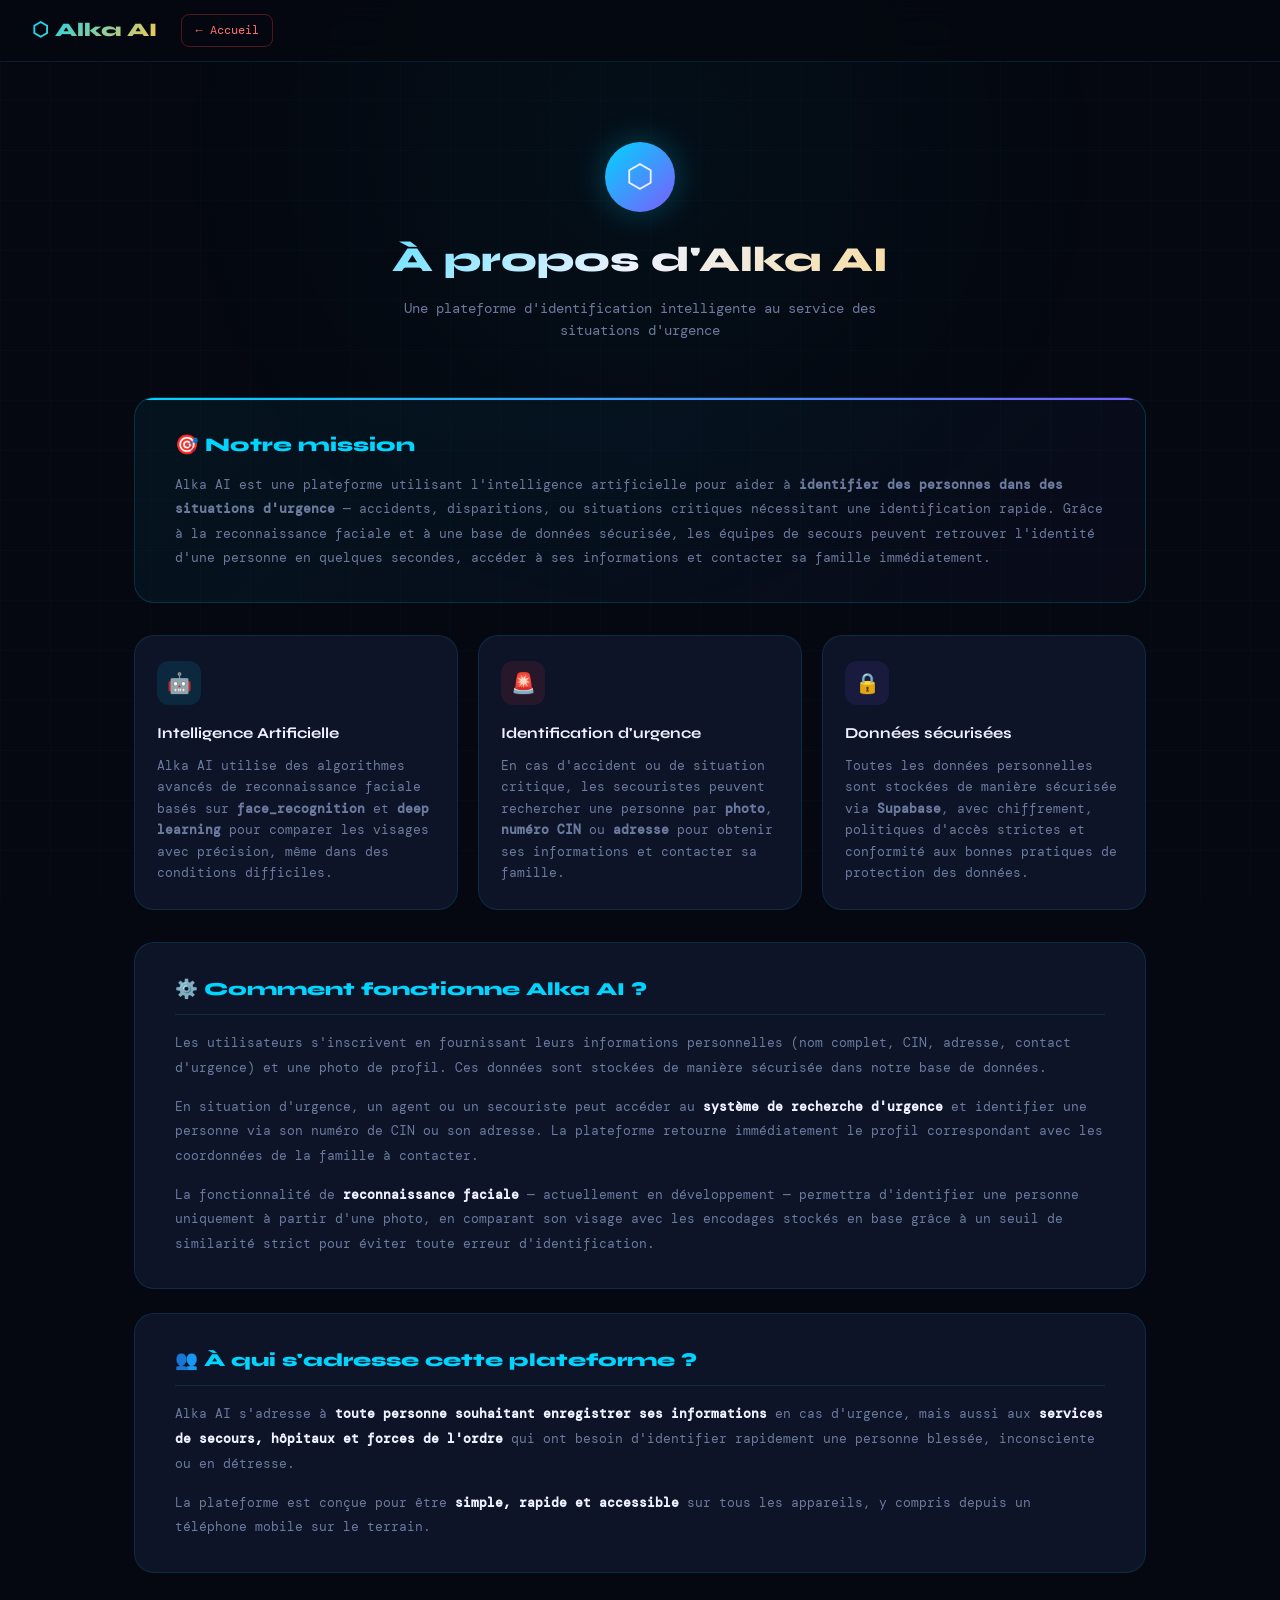
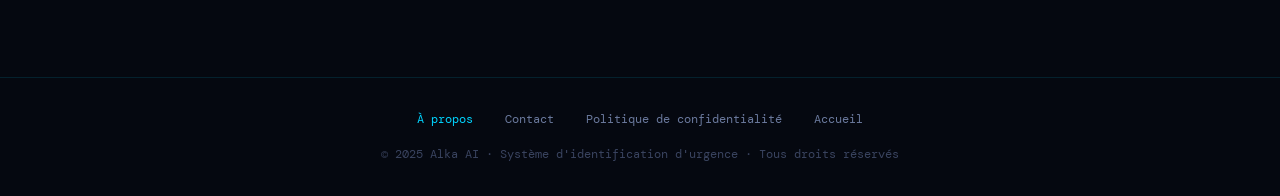
<file: about.html>
<!DOCTYPE html>
<html lang="fr">
<head>
  <meta charset="UTF-8" />
  <meta name="viewport" content="width=device-width, initial-scale=1.0" />
  <link rel="icon" href="favicon.ico" type="image/x-icon">
  <title>À propos — Alka AI</title>
  <link rel="icon" type="image/png" href="assets/images/favicon.png" />
  <link rel="stylesheet" href="style.css" />
  <style>
    /* ── Page content ─────────────────────────────────── */
    .page-header {
      text-align: center;
      padding: 3rem 1.5rem 2rem;
    }
    .page-header .ph-icon {
      display: inline-flex; align-items: center; justify-content: center;
      width: 70px; height: 70px; border-radius: 50%;
      background: linear-gradient(135deg, var(--cyan), var(--purple));
      font-size: 2rem; margin-bottom: 1.25rem;
      box-shadow: 0 0 32px rgba(0,212,255,.28);
    }
    .page-header h1 {
      font-family: 'Syne', sans-serif; font-size: 2.2rem; font-weight: 800;
      background: linear-gradient(135deg, var(--cyan), var(--txt) 50%, var(--gold));
      -webkit-background-clip: text; -webkit-text-fill-color: transparent; background-clip: text;
      margin-bottom: .6rem;
    }
    .page-header p { color: var(--muted); font-size: .85rem; max-width: 520px; margin: 0 auto; }

    /* ── Section cards ────────────────────────────────── */
    .about-grid {
      display: grid; grid-template-columns: repeat(3, 1fr);
      gap: 1.25rem; margin: 2rem 0;
    }
    .about-card {
      background: var(--bg3); border: 1px solid var(--border);
      border-radius: var(--rL); padding: 1.6rem 1.4rem;
      transition: all var(--ease);
    }
    .about-card:hover { border-color: var(--borderH); transform: translateY(-3px); }
    .about-card .ac-icon {
      width: 44px; height: 44px; border-radius: 12px;
      display: flex; align-items: center; justify-content: center;
      font-size: 1.25rem; margin-bottom: 1rem;
    }
    .about-card h3 {
      font-family: 'Syne', sans-serif; font-size: .95rem;
      font-weight: 700; margin-bottom: .55rem; color: var(--txt);
    }
    .about-card p { font-size: .79rem; color: var(--muted); line-height: 1.7; }

    /* ── Prose block ──────────────────────────────────── */
    .prose {
      background: var(--bg3); border: 1px solid var(--border);
      border-radius: var(--rL); padding: 2rem 2.5rem; margin: 1.5rem 0;
    }
    .prose h2 {
      font-family: 'Syne', sans-serif; font-size: 1.15rem; font-weight: 800;
      color: var(--cyan); margin-bottom: 1rem; padding-bottom: .6rem;
      border-bottom: 1px solid var(--border);
    }
    .prose p { font-size: .83rem; color: var(--muted); line-height: 1.85; margin-bottom: .9rem; }
    .prose p:last-child { margin-bottom: 0; }
    .prose strong { color: var(--txt); }

    /* ── Mission banner ───────────────────────────────── */
    .mission-banner {
      background: linear-gradient(135deg, rgba(0,212,255,.06), rgba(124,92,252,.04));
      border: 1px solid rgba(0,212,255,.18); border-radius: var(--rL);
      padding: 2rem 2.5rem; margin: 1.5rem 0; position: relative; overflow: hidden;
    }
    .mission-banner::before {
      content: ''; position: absolute; top: 0; left: 0; right: 0; height: 2px;
      background: linear-gradient(90deg, var(--cyan), var(--purple), var(--cyan));
      background-size: 200%; animation: slideBorder 3s linear infinite;
    }
    @keyframes slideBorder { from { background-position: 0 } to { background-position: 200% } }
    .mission-banner h2 {
      font-family: 'Syne', sans-serif; font-size: 1.2rem; font-weight: 800;
      color: var(--cyan); margin-bottom: .75rem;
    }
    .mission-banner p { font-size: .84rem; color: var(--muted); line-height: 1.8; }

    /* ── Footer ───────────────────────────────────────── */
    .site-footer {
      border-top: 1px solid var(--border);
      padding: 2rem 1.5rem; margin-top: 3rem;
      text-align: center; position: relative; z-index: 1;
    }
    .footer-links {
      display: flex; align-items: center; justify-content: center;
      gap: 2rem; flex-wrap: wrap; margin-bottom: 1rem;
    }
    .footer-links a {
      color: var(--muted); text-decoration: none; font-size: .78rem;
      transition: color var(--ease);
    }
    .footer-links a:hover { color: var(--cyan); }
    .footer-links a.active { color: var(--cyan); }
    .footer-copy { font-size: .72rem; color: var(--dim); }

    @media (max-width: 800px) {
      .about-grid { grid-template-columns: 1fr; }
      .prose, .mission-banner { padding: 1.5rem; }
    }
  </style>
</head>
<body>

<!-- ── Navbar minimale ──────────────────────────────── -->
<nav class="navbar">
  <a href="index.html" class="nav-brand">⬡ Alka AI</a>
  <div class="nav-user">
    <a href="index.html" class="btn-out" style="text-decoration:none">← Accueil</a>
  </div>
</nav>

<div class="wrap">

  <!-- En-tête -->
  <div class="page-header">
    <div class="ph-icon">⬡</div>
    <h1>À propos d'Alka AI</h1>
    <p>Une plateforme d'identification intelligente au service des situations d'urgence</p>
  </div>

  <!-- Mission -->
  <div class="mission-banner">
    <h2>🎯 Notre mission</h2>
    <p>
      Alka AI est une plateforme utilisant l'intelligence artificielle pour aider à
      <strong>identifier des personnes dans des situations d'urgence</strong> — accidents,
      disparitions, ou situations critiques nécessitant une identification rapide.
      Grâce à la reconnaissance faciale et à une base de données sécurisée,
      les équipes de secours peuvent retrouver l'identité d'une personne en quelques secondes,
      accéder à ses informations et contacter sa famille immédiatement.
    </p>
  </div>

  <!-- 3 cartes fonctionnalités -->
  <div class="about-grid">

    <div class="about-card">
      <div class="ac-icon" style="background:rgba(0,212,255,.1)">🤖</div>
      <h3>Intelligence Artificielle</h3>
      <p>
        Alka AI utilise des algorithmes avancés de reconnaissance faciale basés sur
        <strong>face_recognition</strong> et <strong>deep learning</strong> pour comparer
        les visages avec précision, même dans des conditions difficiles.
      </p>
    </div>

    <div class="about-card">
      <div class="ac-icon" style="background:rgba(255,60,60,.1)">🚨</div>
      <h3>Identification d'urgence</h3>
      <p>
        En cas d'accident ou de situation critique, les secouristes peuvent
        rechercher une personne par <strong>photo</strong>, <strong>numéro CIN</strong>
        ou <strong>adresse</strong> pour obtenir ses informations et contacter sa famille.
      </p>
    </div>

    <div class="about-card">
      <div class="ac-icon" style="background:rgba(124,92,252,.1)">🔒</div>
      <h3>Données sécurisées</h3>
      <p>
        Toutes les données personnelles sont stockées de manière sécurisée via
        <strong>Supabase</strong>, avec chiffrement, politiques d'accès strictes
        et conformité aux bonnes pratiques de protection des données.
      </p>
    </div>

  </div>

  <!-- Comment ça marche -->
  <div class="prose">
    <h2>⚙️ Comment fonctionne Alka AI ?</h2>
    <p>
      Les utilisateurs s'inscrivent en fournissant leurs informations personnelles
      (nom complet, CIN, adresse, contact d'urgence) et une photo de profil.
      Ces données sont stockées de manière sécurisée dans notre base de données.
    </p>
    <p>
      En situation d'urgence, un agent ou un secouriste peut accéder au
      <strong>système de recherche d'urgence</strong> et identifier une personne
      via son numéro de CIN ou son adresse. La plateforme retourne immédiatement
      le profil correspondant avec les coordonnées de la famille à contacter.
    </p>
    <p>
      La fonctionnalité de <strong>reconnaissance faciale</strong> — actuellement
      en développement — permettra d'identifier une personne uniquement à partir d'une photo,
      en comparant son visage avec les encodages stockés en base grâce à un seuil
      de similarité strict pour éviter toute erreur d'identification.
    </p>
  </div>

  <!-- À qui s'adresse -->
  <div class="prose">
    <h2>👥 À qui s'adresse cette plateforme ?</h2>
    <p>
      Alka AI s'adresse à <strong>toute personne souhaitant enregistrer ses informations</strong>
      en cas d'urgence, mais aussi aux <strong>services de secours, hôpitaux et forces de l'ordre</strong>
      qui ont besoin d'identifier rapidement une personne blessée, inconsciente ou en détresse.
    </p>
    <p>
      La plateforme est conçue pour être <strong>simple, rapide et accessible</strong>
      sur tous les appareils, y compris depuis un téléphone mobile sur le terrain.
    </p>
  </div>

</div><!-- /wrap -->

<!-- ── Footer ──────────────────────────────────────── -->
<footer class="site-footer">
  <div class="footer-links">
    <a href="about.html" class="active">À propos</a>
    <a href="contact.html">Contact</a>
    <a href="privacy.html">Politique de confidentialité</a>
    <a href="index.html">Accueil</a>
  </div>
  <div class="footer-copy">
    © 2025 Alka AI · Système d'identification d'urgence · Tous droits réservés
  </div>
</footer>

</body>
</html>
</file>
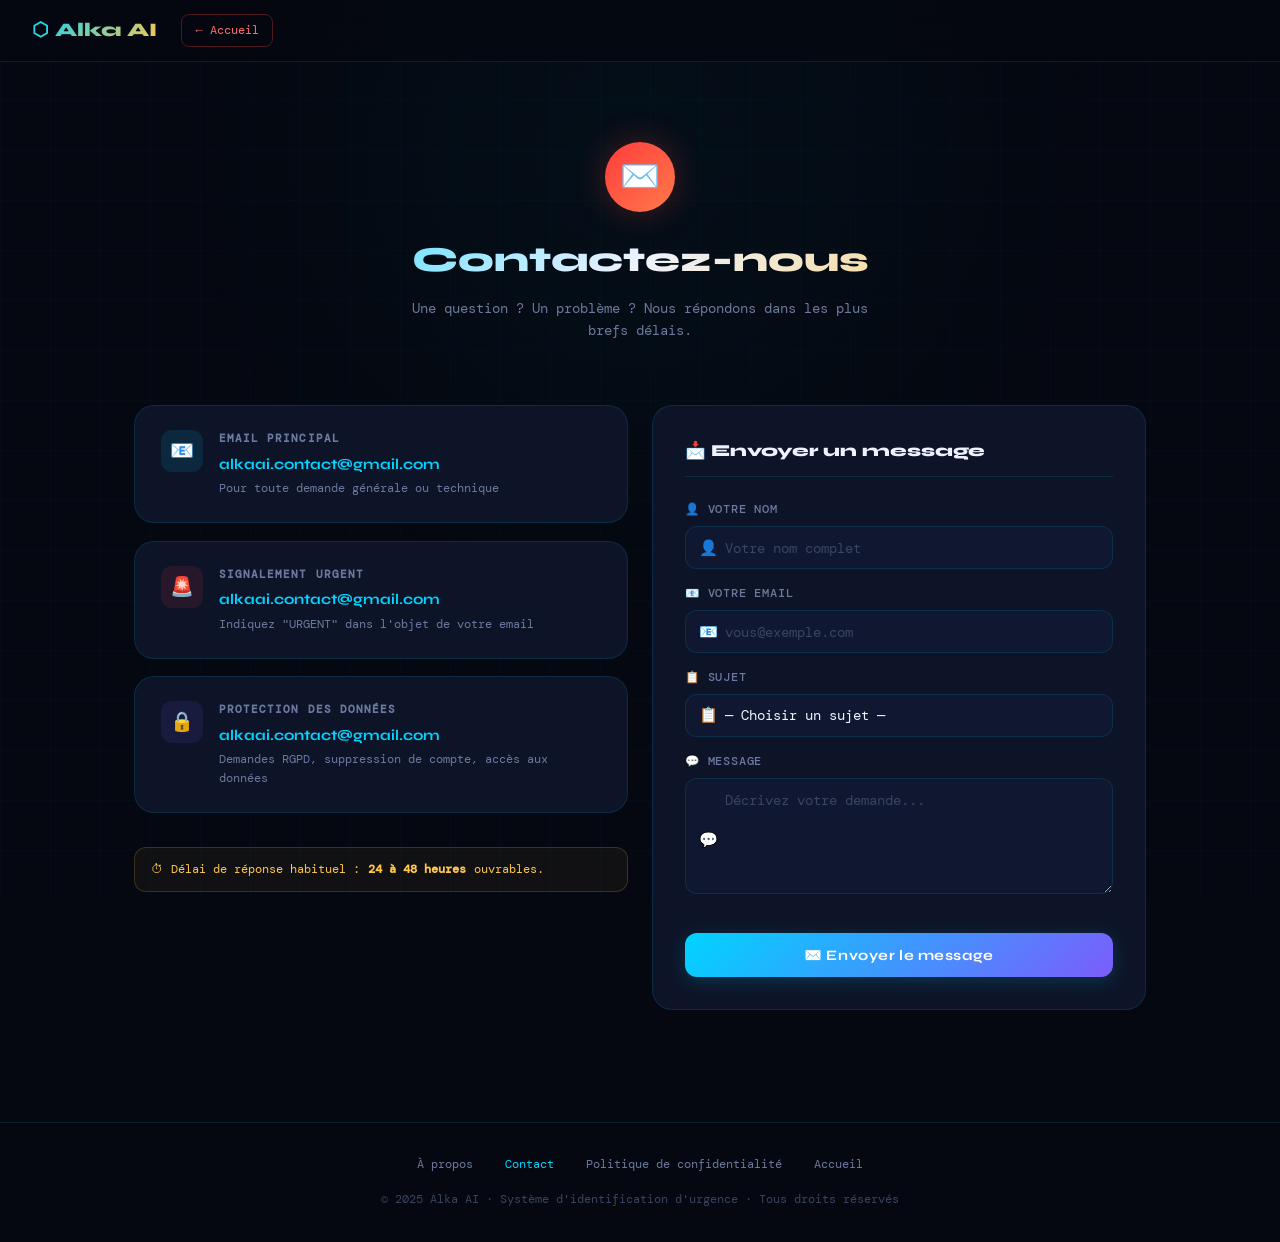
<file: contact.html>
<!DOCTYPE html>
<html lang="fr">
<head>
  <meta charset="UTF-8" />
  <meta name="viewport" content="width=device-width, initial-scale=1.0" />
  <link rel="icon" href="favicon.ico" type="image/x-icon">
  <title>Contact — Alka AI</title>
  <link rel="icon" type="image/png" href="assets/images/favicon.png" />
  <link rel="stylesheet" href="style.css" />
  <style>
    /* ── Page header ──────────────────────────────────── */
    .page-header {
      text-align: center; padding: 3rem 1.5rem 2rem;
    }
    .page-header .ph-icon {
      display: inline-flex; align-items: center; justify-content: center;
      width: 70px; height: 70px; border-radius: 50%;
      background: linear-gradient(135deg, #ff3c3c, #ff7a4a);
      font-size: 2rem; margin-bottom: 1.25rem;
      box-shadow: 0 0 32px rgba(255,60,60,.28);
    }
    .page-header h1 {
      font-family: 'Syne', sans-serif; font-size: 2.2rem; font-weight: 800;
      background: linear-gradient(135deg, var(--cyan), var(--txt) 50%, var(--gold));
      -webkit-background-clip: text; -webkit-text-fill-color: transparent; background-clip: text;
      margin-bottom: .6rem;
    }
    .page-header p { color: var(--muted); font-size: .85rem; max-width: 480px; margin: 0 auto; }

    /* ── Contact layout ───────────────────────────────── */
    .contact-layout {
      display: grid; grid-template-columns: 1fr 1fr;
      gap: 1.5rem; margin: 2rem 0;
    }

    /* ── Info cards ───────────────────────────────────── */
    .contact-info { display: flex; flex-direction: column; gap: 1.1rem; }
    .ci-card {
      background: var(--bg3); border: 1px solid var(--border);
      border-radius: var(--rL); padding: 1.5rem 1.6rem;
      display: flex; align-items: flex-start; gap: 1rem;
      transition: all var(--ease);
    }
    .ci-card:hover { border-color: var(--borderH); transform: translateX(4px); }
    .ci-icon {
      width: 42px; height: 42px; border-radius: 11px; flex-shrink: 0;
      display: flex; align-items: center; justify-content: center; font-size: 1.2rem;
    }
    .ci-label {
      font-size: .68rem; color: var(--muted);
      text-transform: uppercase; letter-spacing: .1em;
      margin-bottom: .3rem; font-weight: 600;
    }
    .ci-value {
      font-family: 'Syne', sans-serif; font-size: .92rem;
      font-weight: 700; color: var(--txt);
    }
    .ci-value a {
      color: var(--cyan); text-decoration: none;
      transition: color var(--ease);
    }
    .ci-value a:hover { text-decoration: underline; }
    .ci-sub { font-size: .74rem; color: var(--muted); margin-top: .2rem; }

    /* ── Formulaire de contact ────────────────────────── */
    .contact-form {
      background: var(--bg3); border: 1px solid var(--border);
      border-radius: var(--rL); padding: 2rem;
    }
    .contact-form h2 {
      font-family: 'Syne', sans-serif; font-size: 1.05rem; font-weight: 800;
      color: var(--txt); margin-bottom: 1.5rem; padding-bottom: .7rem;
      border-bottom: 1px solid var(--border);
    }

    /* Spin */
    .spin {
      display: none; width: 14px; height: 14px; border-radius: 50%;
      border: 2px solid rgba(255,255,255,.25); border-top-color: #fff;
      animation: spin .7s linear infinite;
    }
    @keyframes spin { to { transform: rotate(360deg); } }

    /* Alerte succès */
    .alert-ok {
      display: none; align-items: center; gap: .6rem;
      padding: .7rem 1rem; border-radius: var(--r); font-size: .8rem; margin-top: 1rem;
      background: rgba(0,212,255,.07); border: 1px solid rgba(0,212,255,.22); color: var(--cyan);
    }
    .alert-ok.show { display: flex; }

    /* Bouton cyan */
    .btn-cyan {
      background: linear-gradient(135deg, var(--cyan), var(--purple));
      color: #fff; box-shadow: 0 4px 18px rgba(0,212,255,.18);
    }
    .btn-cyan:hover:not(:disabled) { transform: translateY(-2px); box-shadow: 0 8px 26px rgba(0,212,255,.3); }

    /* ── Note délai réponse ───────────────────────────── */
    .response-note {
      background: rgba(255,200,74,.05); border: 1px solid rgba(255,200,74,.18);
      border-radius: var(--r); padding: .75rem 1rem;
      font-size: .75rem; color: var(--gold); margin-top: 1rem;
      display: flex; align-items: center; gap: .5rem;
    }

    /* ── Footer ───────────────────────────────────────── */
    .site-footer {
      border-top: 1px solid var(--border); padding: 2rem 1.5rem; margin-top: 3rem;
      text-align: center; position: relative; z-index: 1;
    }
    .footer-links {
      display: flex; align-items: center; justify-content: center;
      gap: 2rem; flex-wrap: wrap; margin-bottom: 1rem;
    }
    .footer-links a {
      color: var(--muted); text-decoration: none; font-size: .78rem;
      transition: color var(--ease);
    }
    .footer-links a:hover { color: var(--cyan); }
    .footer-links a.active { color: var(--cyan); }
    .footer-copy { font-size: .72rem; color: var(--dim); }

    @media (max-width: 800px) {
      .contact-layout { grid-template-columns: 1fr; }
    }
  </style>
</head>
<body>

<!-- ── Navbar ───────────────────────────────────────── -->
<nav class="navbar">
  <a href="index.html" class="nav-brand">⬡ Alka AI</a>
  <div class="nav-user">
    <a href="index.html" class="btn-out" style="text-decoration:none">← Accueil</a>
  </div>
</nav>

<div class="wrap">

  <!-- En-tête -->
  <div class="page-header">
    <div class="ph-icon">✉️</div>
    <h1>Contactez-nous</h1>
    <p>Une question ? Un problème ? Nous répondons dans les plus brefs délais.</p>
  </div>

  <div class="contact-layout">

    <!-- ── Informations de contact ─────────────────── -->
    <div class="contact-info">

      <!-- Email principal -->
      <div class="ci-card">
        <div class="ci-icon" style="background:rgba(0,212,255,.1)">📧</div>
        <div>
          <div class="ci-label">Email principal</div>
          <div class="ci-value">
            <a href="mailto:alkaai.contact@gmail.com">alkaai.contact@gmail.com</a>
          </div>
          <div class="ci-sub">Pour toute demande générale ou technique</div>
        </div>
      </div>

      <!-- Signalement / Urgence -->
      <div class="ci-card">
        <div class="ci-icon" style="background:rgba(255,60,60,.1)">🚨</div>
        <div>
          <div class="ci-label">Signalement urgent</div>
          <div class="ci-value">
            <a href="mailto:alkaai.contact@gmail.com?subject=URGENT">alkaai.contact@gmail.com</a>
          </div>
          <div class="ci-sub">Indiquez "URGENT" dans l'objet de votre email</div>
        </div>
      </div>

      <!-- Protection des données -->
      <div class="ci-card">
        <div class="ci-icon" style="background:rgba(124,92,252,.1)">🔒</div>
        <div>
          <div class="ci-label">Protection des données</div>
          <div class="ci-value">
            <a href="mailto:alkaai.contact@gmail.com?subject=Données personnelles">alkaai.contact@gmail.com</a>
          </div>
          <div class="ci-sub">Demandes RGPD, suppression de compte, accès aux données</div>
        </div>
      </div>

      <!-- Délai de réponse -->
      <div class="response-note">
        <span>⏱</span>
        Délai de réponse habituel : <strong>24 à 48 heures</strong> ouvrables.
      </div>

    </div>

    <!-- ── Formulaire de contact ───────────────────── -->
    <div class="contact-form">
      <h2>📩 Envoyer un message</h2>

      <div class="fg">
        <label>👤 Votre nom</label>
        <div class="iw">
          <span class="icon">👤</span>
          <input type="text" id="c-nom" placeholder="Votre nom complet" />
        </div>
      </div>

      <div class="fg">
        <label>📧 Votre email</label>
        <div class="iw">
          <span class="icon">📧</span>
          <input type="email" id="c-email" placeholder="vous@exemple.com" />
        </div>
      </div>

      <div class="fg">
        <label>📋 Sujet</label>
        <div class="iw">
          <span class="icon">📋</span>
          <select id="c-sujet">
            <option value="">— Choisir un sujet —</option>
            <option value="Question générale">Question générale</option>
            <option value="Problème technique">Problème technique</option>
            <option value="Suppression de compte">Suppression de compte</option>
            <option value="Protection des données">Protection des données</option>
            <option value="Partenariat">Partenariat</option>
            <option value="Autre">Autre</option>
          </select>
        </div>
      </div>

      <div class="fg">
        <label>💬 Message</label>
        <div class="iw">
          <span class="icon">💬</span>
          <textarea id="c-message" placeholder="Décrivez votre demande..." rows="5"></textarea>
        </div>
      </div>

      <button class="btn btn-cyan mt2" id="btn-contact" onclick="handleContact()">
        <span class="spin" id="sp-contact"></span>
        <span id="lbl-contact">✉️ Envoyer le message</span>
      </button>

      <!-- Confirmation envoi -->
      <div class="alert-ok" id="contact-ok">
        <span>✓</span>
        <span>
          Message prêt ! Cliquez sur le lien qui s'est ouvert dans votre messagerie,
          ou écrivez directement à
          <a href="mailto:alkaai.contact@gmail.com" style="color:var(--cyan)">alkaai.contact@gmail.com</a>.
        </span>
      </div>

    </div>
  </div>

</div><!-- /wrap -->

<!-- ── Footer ──────────────────────────────────────── -->
<footer class="site-footer">
  <div class="footer-links">
    <a href="about.html">À propos</a>
    <a href="contact.html" class="active">Contact</a>
    <a href="privacy.html">Politique de confidentialité</a>
    <a href="index.html">Accueil</a>
  </div>
  <div class="footer-copy">
    © 2025 Alka AI · Système d'identification d'urgence · Tous droits réservés
  </div>
</footer>

<script>
  function handleContact() {
    var nom     = document.getElementById("c-nom").value.trim();
    var email   = document.getElementById("c-email").value.trim();
    var sujet   = document.getElementById("c-sujet").value;
    var message = document.getElementById("c-message").value.trim();

    if (!nom || !email || !message) {
      alert("Veuillez remplir au moins votre nom, email et message.");
      return;
    }

    // Ouvre le client mail avec les informations pré-remplies
    var to      = "alkaai.contact@gmail.com";
    var subject = encodeURIComponent((sujet || "Contact Alka AI") + " — " + nom);
    var body    = encodeURIComponent(
      "Nom : " + nom + "\n" +
      "Email : " + email + "\n\n" +
      message
    );

    window.location.href = "mailto:" + to + "?subject=" + subject + "&body=" + body;

    // Afficher confirmation
    document.getElementById("contact-ok").classList.add("show");
    document.getElementById("btn-contact").disabled = true;
    document.getElementById("lbl-contact").textContent = "✓ Message préparé";
  }
</script>
</body>
</html>
</file>
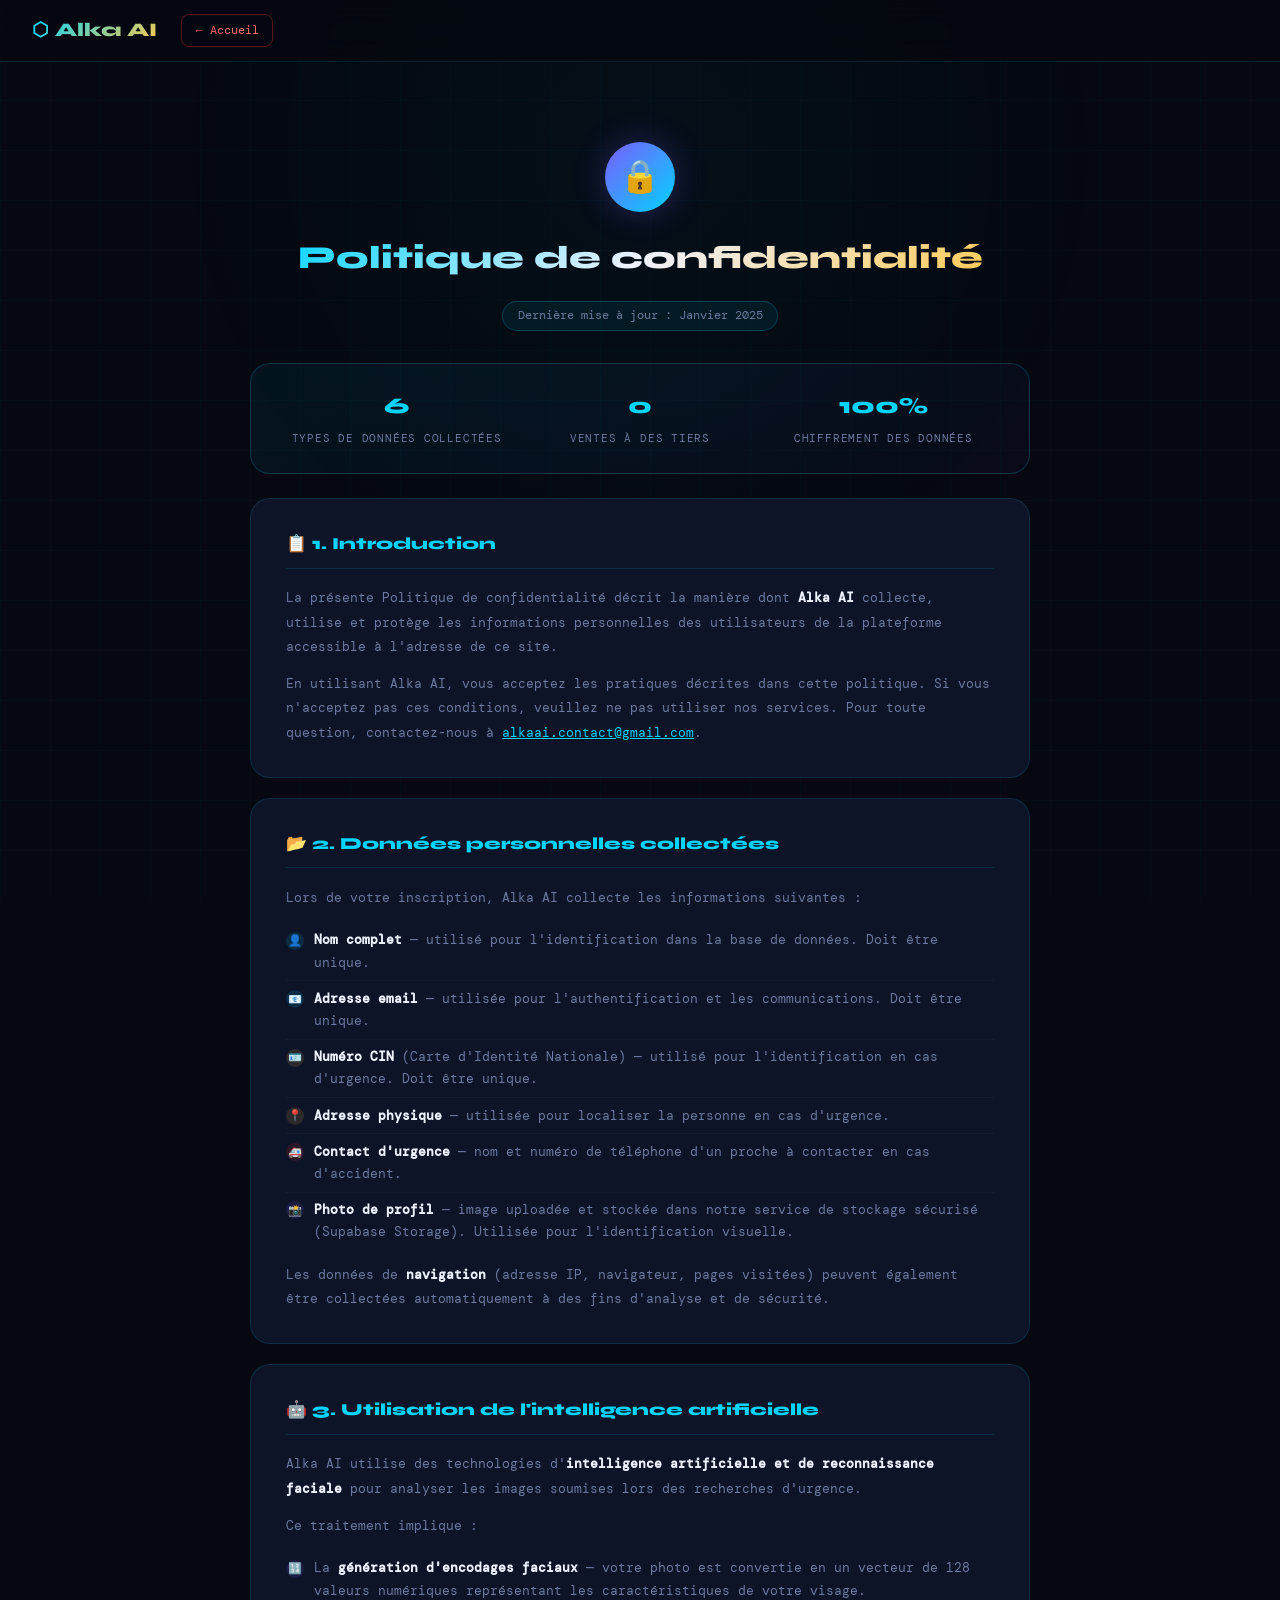
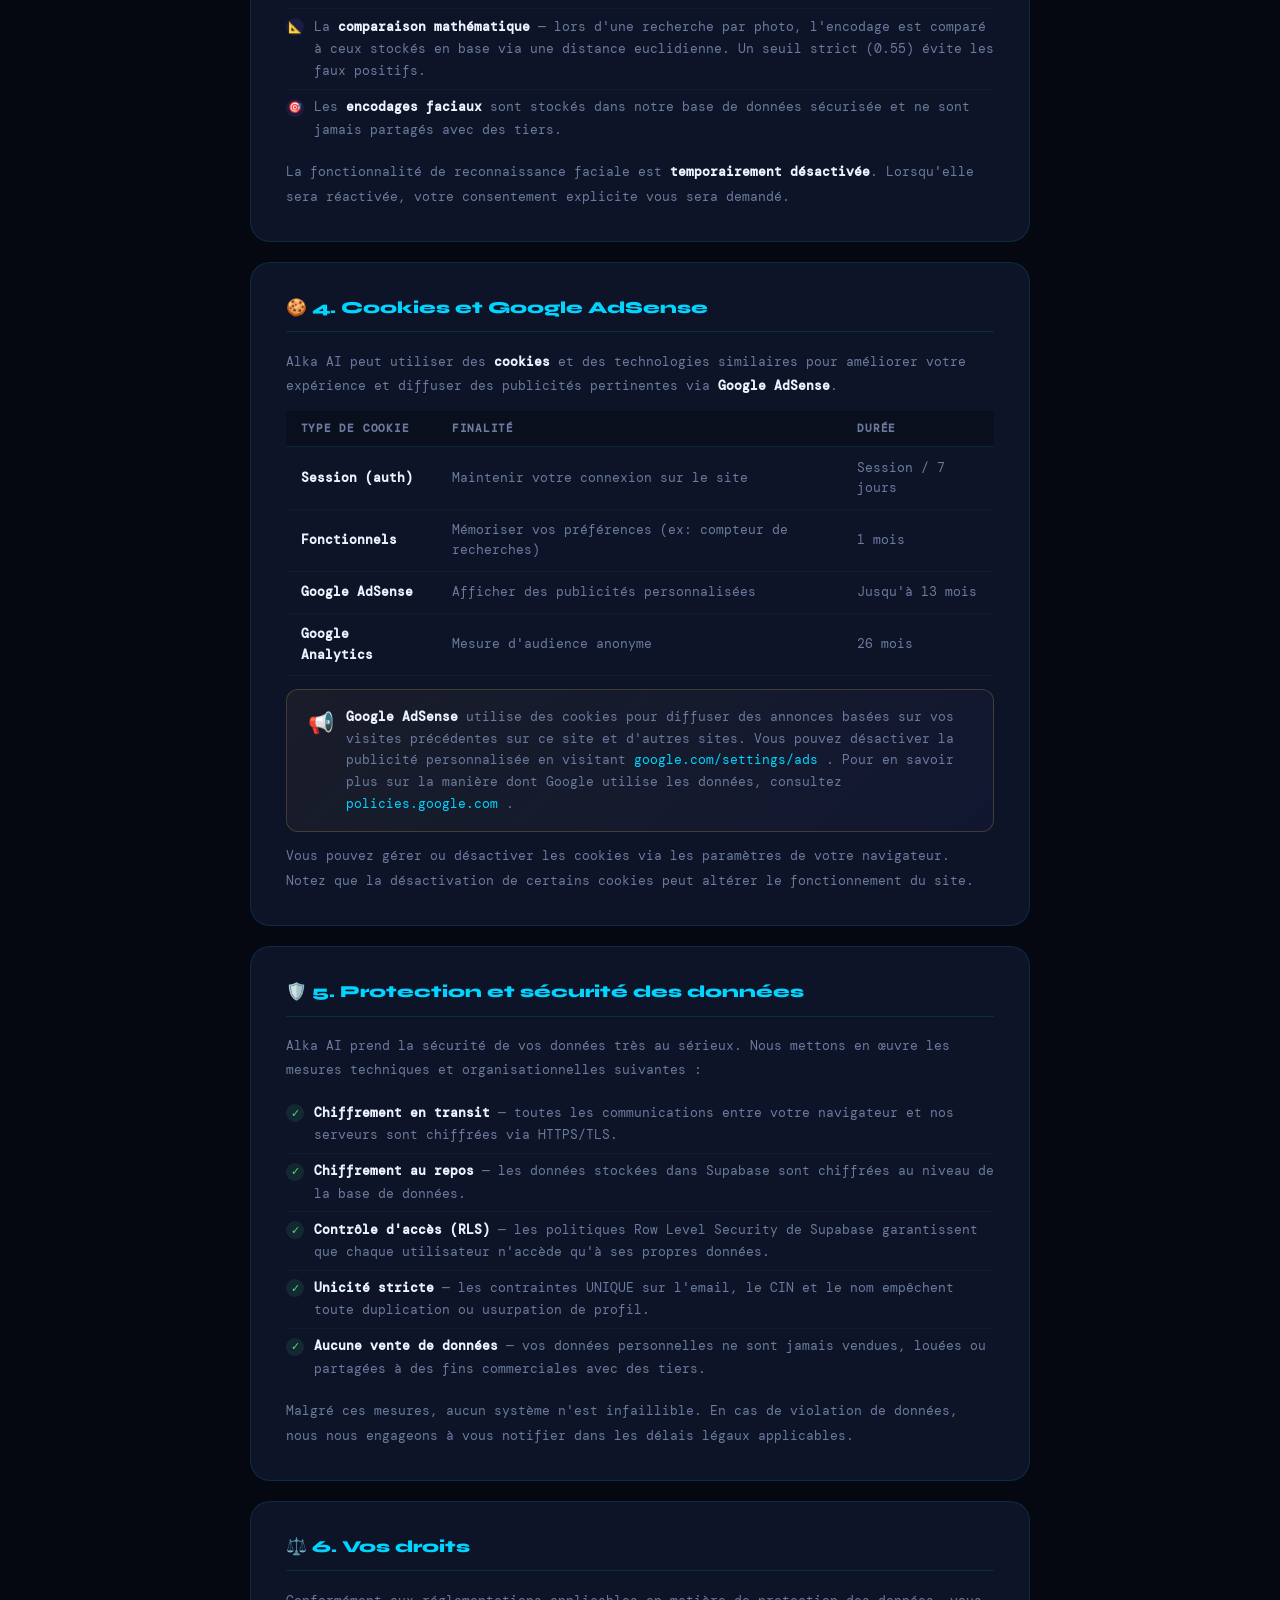
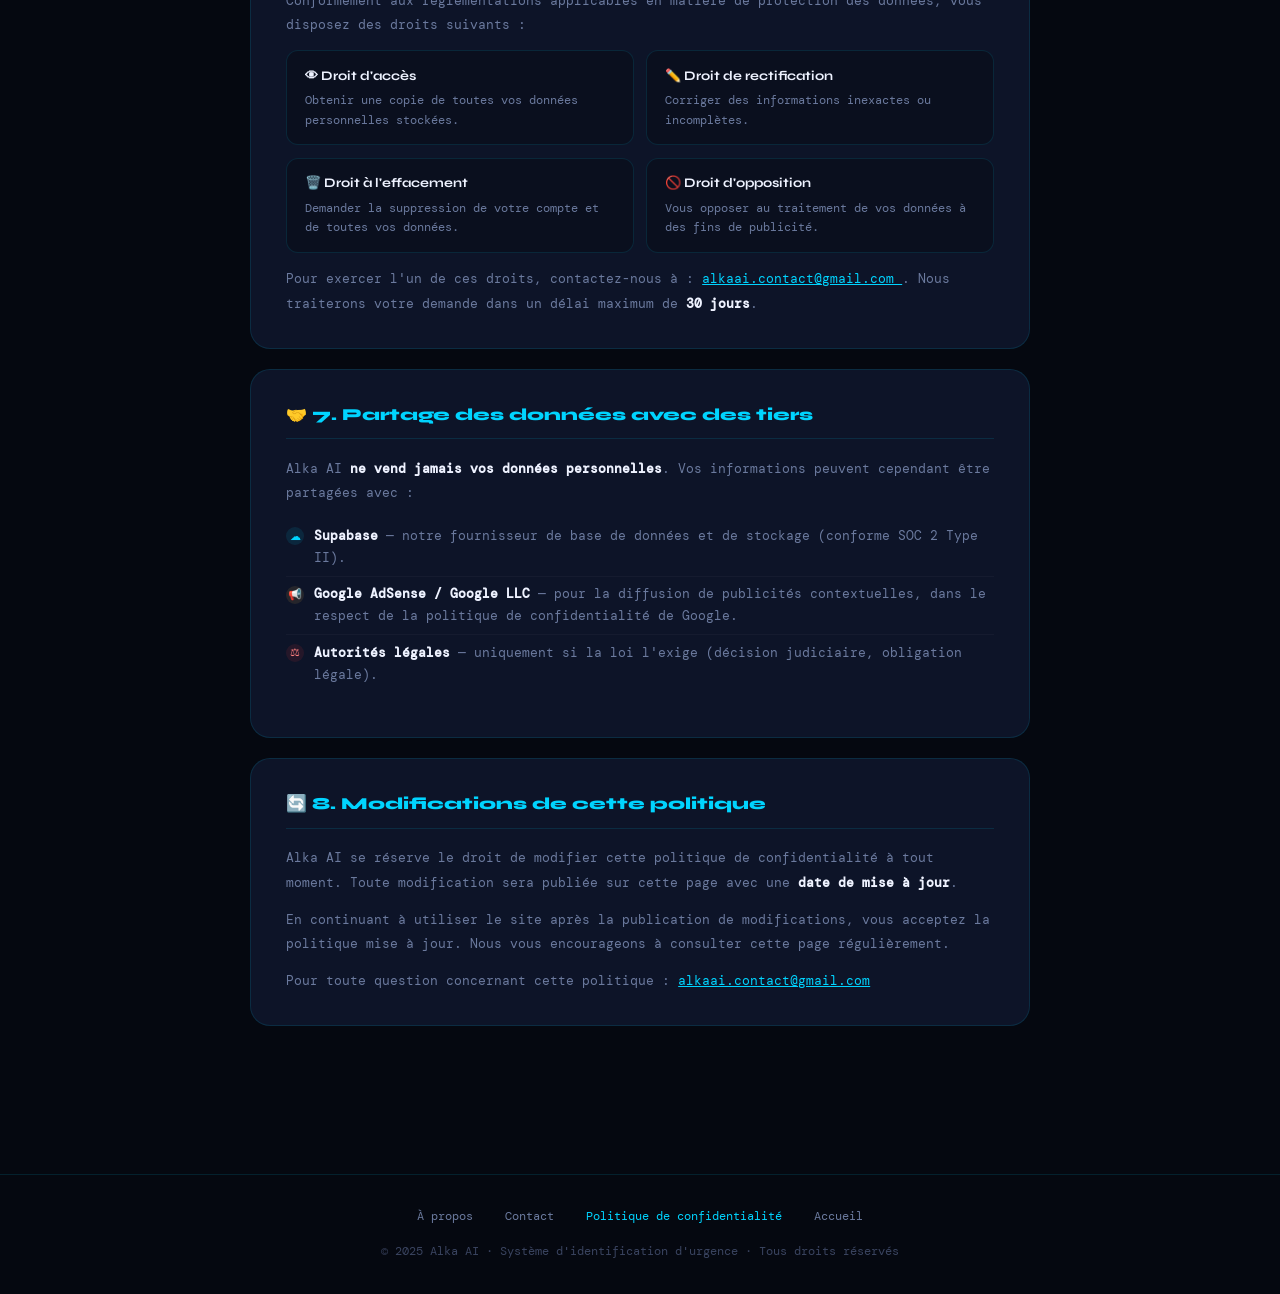
<file: privacy.html>
<!DOCTYPE html>
<html lang="fr">
<head>
  <meta charset="UTF-8" />
  <meta name="viewport" content="width=device-width, initial-scale=1.0" />
  <link rel="icon" href="favicon.ico" type="image/x-icon">
  <title>Politique de confidentialité — Alka AI</title>
  <link rel="icon" type="image/png" href="assets/images/favicon.png" />
  <link rel="stylesheet" href="style.css" />
  <style>
    /* ── Page header ──────────────────────────────────── */
    .page-header {
      text-align: center; padding: 3rem 1.5rem 2rem;
    }
    .page-header .ph-icon {
      display: inline-flex; align-items: center; justify-content: center;
      width: 70px; height: 70px; border-radius: 50%;
      background: linear-gradient(135deg, var(--purple), var(--cyan));
      font-size: 2rem; margin-bottom: 1.25rem;
      box-shadow: 0 0 32px rgba(124,92,252,.28);
    }
    .page-header h1 {
      font-family: 'Syne', sans-serif; font-size: 2rem; font-weight: 800;
      background: linear-gradient(135deg, var(--cyan), var(--txt) 50%, var(--gold));
      -webkit-background-clip: text; -webkit-text-fill-color: transparent; background-clip: text;
      margin-bottom: .6rem;
    }
    .page-header .date-update {
      display: inline-block; margin-top: .5rem;
      padding: .3rem .9rem; border-radius: 50px; font-size: .72rem;
      background: rgba(0,212,255,.07); border: 1px solid rgba(0,212,255,.2);
      color: var(--muted);
    }

    /* ── Article principal ────────────────────────────── */
    .privacy-wrap {
      max-width: 780px; margin: 0 auto; padding-bottom: 3rem;
    }

    /* ── Section ──────────────────────────────────────── */
    .priv-section {
      background: var(--bg3); border: 1px solid var(--border);
      border-radius: var(--rL); padding: 2rem 2.2rem;
      margin-bottom: 1.25rem; transition: border-color var(--ease);
    }
    .priv-section:hover { border-color: var(--borderH); }
    .priv-section h2 {
      font-family: 'Syne', sans-serif; font-size: 1.05rem; font-weight: 800;
      color: var(--cyan); margin-bottom: 1.1rem; padding-bottom: .6rem;
      border-bottom: 1px solid var(--border);
      display: flex; align-items: center; gap: .5rem;
    }
    .priv-section p {
      font-size: .82rem; color: var(--muted); line-height: 1.85;
      margin-bottom: .8rem;
    }
    .priv-section p:last-child { margin-bottom: 0; }
    .priv-section strong { color: var(--txt); }

    /* ── Liste ────────────────────────────────────────── */
    .priv-list {
      list-style: none; padding: 0; margin: .6rem 0 .8rem;
    }
    .priv-list li {
      display: flex; align-items: flex-start; gap: .6rem;
      font-size: .82rem; color: var(--muted); line-height: 1.7;
      padding: .4rem 0; border-bottom: 1px solid rgba(255,255,255,.03);
    }
    .priv-list li:last-child { border-bottom: none; }
    .priv-list li .bullet {
      width: 18px; height: 18px; border-radius: 50%; flex-shrink: 0;
      display: flex; align-items: center; justify-content: center;
      font-size: .7rem; margin-top: .15rem;
    }

    /* ── Tableau cookies ──────────────────────────────── */
    .cookie-table {
      width: 100%; border-collapse: collapse; margin: .8rem 0;
    }
    .cookie-table th {
      text-align: left; padding: .55rem .9rem; font-size: .69rem;
      color: var(--muted); text-transform: uppercase; letter-spacing: .07em;
      border-bottom: 1px solid var(--border); background: var(--bg2);
    }
    .cookie-table td {
      padding: .65rem .9rem; font-size: .79rem; color: var(--muted);
      border-bottom: 1px solid rgba(255,255,255,.03); line-height: 1.6;
    }
    .cookie-table tr:hover td { background: rgba(0,212,255,.02); }

    /* ── Boite AdSense ────────────────────────────────── */
    .adsense-box {
      background: linear-gradient(135deg, rgba(255,200,74,.05), rgba(124,92,252,.04));
      border: 1px solid rgba(255,200,74,.2); border-radius: var(--r);
      padding: 1rem 1.3rem; margin: .8rem 0;
      display: flex; align-items: flex-start; gap: .75rem;
    }
    .adsense-box .ab-icon { font-size: 1.3rem; flex-shrink: 0; }
    .adsense-box p { font-size: .8rem; color: var(--muted); margin: 0; line-height: 1.7; }
    .adsense-box a { color: var(--cyan); text-decoration: none; }
    .adsense-box a:hover { text-decoration: underline; }

    /* ── Droits section ───────────────────────────────── */
    .rights-grid {
      display: grid; grid-template-columns: 1fr 1fr;
      gap: .8rem; margin: .8rem 0;
    }
    .right-item {
      background: var(--bg2); border: 1px solid var(--border);
      border-radius: var(--r); padding: .9rem 1.1rem;
    }
    .right-item .ri-title {
      font-family: 'Syne', sans-serif; font-size: .82rem;
      font-weight: 700; color: var(--txt); margin-bottom: .3rem;
    }
    .right-item .ri-desc { font-size: .75rem; color: var(--muted); line-height: 1.6; }

    /* ── Bannière résumé ──────────────────────────────── */
    .summary-banner {
      background: linear-gradient(135deg, rgba(0,212,255,.06), rgba(124,92,252,.04));
      border: 1px solid rgba(0,212,255,.18); border-radius: var(--rL);
      padding: 1.5rem 2rem; margin-bottom: 1.5rem;
      display: grid; grid-template-columns: repeat(3,1fr); gap: 1rem; text-align: center;
    }
    .sb-item .sb-n {
      font-family: 'Syne', sans-serif; font-size: 1.4rem; font-weight: 800;
      color: var(--cyan); display: block;
    }
    .sb-item .sb-l { font-size: .7rem; color: var(--muted); text-transform: uppercase; letter-spacing: .07em; }

    /* ── Footer ───────────────────────────────────────── */
    .site-footer {
      border-top: 1px solid var(--border); padding: 2rem 1.5rem; margin-top: 3rem;
      text-align: center; position: relative; z-index: 1;
    }
    .footer-links {
      display: flex; align-items: center; justify-content: center;
      gap: 2rem; flex-wrap: wrap; margin-bottom: 1rem;
    }
    .footer-links a {
      color: var(--muted); text-decoration: none; font-size: .78rem;
      transition: color var(--ease);
    }
    .footer-links a:hover { color: var(--cyan); }
    .footer-links a.active { color: var(--cyan); }
    .footer-copy { font-size: .72rem; color: var(--dim); }

    @media (max-width: 700px) {
      .summary-banner { grid-template-columns: 1fr; }
      .rights-grid { grid-template-columns: 1fr; }
      .priv-section { padding: 1.4rem; }
    }
  </style>
</head>
<body>

<!-- ── Navbar ───────────────────────────────────────── -->
<nav class="navbar">
  <a href="index.html" class="nav-brand">⬡ Alka AI</a>
  <div class="nav-user">
    <a href="index.html" class="btn-out" style="text-decoration:none">← Accueil</a>
  </div>
</nav>

<div class="wrap">
<div class="privacy-wrap">

  <!-- En-tête -->
  <div class="page-header">
    <div class="ph-icon">🔒</div>
    <h1>Politique de confidentialité</h1>
    <span class="date-update">Dernière mise à jour : Janvier 2025</span>
  </div>

  <!-- Résumé chiffré -->
  <div class="summary-banner">
    <div class="sb-item">
      <span class="sb-n">6</span>
      <span class="sb-l">Types de données collectées</span>
    </div>
    <div class="sb-item">
      <span class="sb-n">0</span>
      <span class="sb-l">Ventes à des tiers</span>
    </div>
    <div class="sb-item">
      <span class="sb-n">100%</span>
      <span class="sb-l">Chiffrement des données</span>
    </div>
  </div>

  <!-- 1. Introduction -->
  <div class="priv-section">
    <h2>📋 1. Introduction</h2>
    <p>
      La présente Politique de confidentialité décrit la manière dont <strong>Alka AI</strong>
      collecte, utilise et protège les informations personnelles des utilisateurs de la plateforme
      accessible à l'adresse de ce site.
    </p>
    <p>
      En utilisant Alka AI, vous acceptez les pratiques décrites dans cette politique.
      Si vous n'acceptez pas ces conditions, veuillez ne pas utiliser nos services.
      Pour toute question, contactez-nous à
      <a href="mailto:alkaai.contact@gmail.com" style="color:var(--cyan)">alkaai.contact@gmail.com</a>.
    </p>
  </div>

  <!-- 2. Données collectées -->
  <div class="priv-section">
    <h2>📂 2. Données personnelles collectées</h2>
    <p>
      Lors de votre inscription, Alka AI collecte les informations suivantes :
    </p>
    <ul class="priv-list">
      <li>
        <div class="bullet" style="background:rgba(0,212,255,.12);color:var(--cyan)">👤</div>
        <div><strong>Nom complet</strong> — utilisé pour l'identification dans la base de données. Doit être unique.</div>
      </li>
      <li>
        <div class="bullet" style="background:rgba(0,212,255,.12);color:var(--cyan)">📧</div>
        <div><strong>Adresse email</strong> — utilisée pour l'authentification et les communications. Doit être unique.</div>
      </li>
      <li>
        <div class="bullet" style="background:rgba(255,200,74,.12);color:var(--gold)">🪪</div>
        <div><strong>Numéro CIN</strong> (Carte d'Identité Nationale) — utilisé pour l'identification en cas d'urgence. Doit être unique.</div>
      </li>
      <li>
        <div class="bullet" style="background:rgba(255,200,74,.12);color:var(--gold)">📍</div>
        <div><strong>Adresse physique</strong> — utilisée pour localiser la personne en cas d'urgence.</div>
      </li>
      <li>
        <div class="bullet" style="background:rgba(255,60,60,.12);color:#ff8080)">🚑</div>
        <div><strong>Contact d'urgence</strong> — nom et numéro de téléphone d'un proche à contacter en cas d'accident.</div>
      </li>
      <li>
        <div class="bullet" style="background:rgba(124,92,252,.12);color:var(--purple)">📸</div>
        <div><strong>Photo de profil</strong> — image uploadée et stockée dans notre service de stockage sécurisé (Supabase Storage). Utilisée pour l'identification visuelle.</div>
      </li>
    </ul>
    <p>
      Les données de <strong>navigation</strong> (adresse IP, navigateur, pages visitées)
      peuvent également être collectées automatiquement à des fins d'analyse et de sécurité.
    </p>
  </div>

  <!-- 3. Utilisation IA -->
  <div class="priv-section">
    <h2>🤖 3. Utilisation de l'intelligence artificielle</h2>
    <p>
      Alka AI utilise des technologies d'<strong>intelligence artificielle et de reconnaissance faciale</strong>
      pour analyser les images soumises lors des recherches d'urgence.
    </p>
    <p>
      Ce traitement implique :
    </p>
    <ul class="priv-list">
      <li>
        <div class="bullet" style="background:rgba(124,92,252,.12);color:var(--purple)">🔢</div>
        <div>La <strong>génération d'encodages faciaux</strong> — votre photo est convertie en un vecteur de 128 valeurs numériques représentant les caractéristiques de votre visage.</div>
      </li>
      <li>
        <div class="bullet" style="background:rgba(124,92,252,.12);color:var(--purple)">📐</div>
        <div>La <strong>comparaison mathématique</strong> — lors d'une recherche par photo, l'encodage est comparé à ceux stockés en base via une distance euclidienne. Un seuil strict (0.55) évite les faux positifs.</div>
      </li>
      <li>
        <div class="bullet" style="background:rgba(124,92,252,.12);color:var(--purple)">🎯</div>
        <div>Les <strong>encodages faciaux</strong> sont stockés dans notre base de données sécurisée et ne sont jamais partagés avec des tiers.</div>
      </li>
    </ul>
    <p>
      La fonctionnalité de reconnaissance faciale est <strong>temporairement désactivée</strong>.
      Lorsqu'elle sera réactivée, votre consentement explicite vous sera demandé.
    </p>
  </div>

  <!-- 4. Cookies & AdSense -->
  <div class="priv-section">
    <h2>🍪 4. Cookies et Google AdSense</h2>
    <p>
      Alka AI peut utiliser des <strong>cookies</strong> et des technologies similaires pour améliorer
      votre expérience et diffuser des publicités pertinentes via <strong>Google AdSense</strong>.
    </p>

    <table class="cookie-table">
      <thead>
        <tr>
          <th>Type de cookie</th>
          <th>Finalité</th>
          <th>Durée</th>
        </tr>
      </thead>
      <tbody>
        <tr>
          <td><strong>Session (auth)</strong></td>
          <td>Maintenir votre connexion sur le site</td>
          <td>Session / 7 jours</td>
        </tr>
        <tr>
          <td><strong>Fonctionnels</strong></td>
          <td>Mémoriser vos préférences (ex: compteur de recherches)</td>
          <td>1 mois</td>
        </tr>
        <tr>
          <td><strong>Google AdSense</strong></td>
          <td>Afficher des publicités personnalisées</td>
          <td>Jusqu'à 13 mois</td>
        </tr>
        <tr>
          <td><strong>Google Analytics</strong></td>
          <td>Mesure d'audience anonyme</td>
          <td>26 mois</td>
        </tr>
      </tbody>
    </table>

    <div class="adsense-box">
      <div class="ab-icon">📢</div>
      <p>
        <strong>Google AdSense</strong> utilise des cookies pour diffuser des annonces basées sur
        vos visites précédentes sur ce site et d'autres sites. Vous pouvez désactiver la publicité
        personnalisée en visitant
        <a href="https://www.google.com/settings/ads" target="_blank" rel="noopener">
          google.com/settings/ads
        </a>.
        Pour en savoir plus sur la manière dont Google utilise les données, consultez
        <a href="https://policies.google.com/technologies/partner-sites" target="_blank" rel="noopener">
          policies.google.com
        </a>.
      </p>
    </div>

    <p>
      Vous pouvez gérer ou désactiver les cookies via les paramètres de votre navigateur.
      Notez que la désactivation de certains cookies peut altérer le fonctionnement du site.
    </p>
  </div>

  <!-- 5. Protection des données -->
  <div class="priv-section">
    <h2>🛡️ 5. Protection et sécurité des données</h2>
    <p>
      Alka AI prend la sécurité de vos données très au sérieux. Nous mettons en œuvre
      les mesures techniques et organisationnelles suivantes :
    </p>
    <ul class="priv-list">
      <li>
        <div class="bullet" style="background:rgba(74,222,128,.1);color:#4ade80">✓</div>
        <div><strong>Chiffrement en transit</strong> — toutes les communications entre votre navigateur et nos serveurs sont chiffrées via HTTPS/TLS.</div>
      </li>
      <li>
        <div class="bullet" style="background:rgba(74,222,128,.1);color:#4ade80">✓</div>
        <div><strong>Chiffrement au repos</strong> — les données stockées dans Supabase sont chiffrées au niveau de la base de données.</div>
      </li>
      <li>
        <div class="bullet" style="background:rgba(74,222,128,.1);color:#4ade80">✓</div>
        <div><strong>Contrôle d'accès (RLS)</strong> — les politiques Row Level Security de Supabase garantissent que chaque utilisateur n'accède qu'à ses propres données.</div>
      </li>
      <li>
        <div class="bullet" style="background:rgba(74,222,128,.1);color:#4ade80">✓</div>
        <div><strong>Unicité stricte</strong> — les contraintes UNIQUE sur l'email, le CIN et le nom empêchent toute duplication ou usurpation de profil.</div>
      </li>
      <li>
        <div class="bullet" style="background:rgba(74,222,128,.1);color:#4ade80">✓</div>
        <div><strong>Aucune vente de données</strong> — vos données personnelles ne sont jamais vendues, louées ou partagées à des fins commerciales avec des tiers.</div>
      </li>
    </ul>
    <p>
      Malgré ces mesures, aucun système n'est infaillible. En cas de violation de données,
      nous nous engageons à vous notifier dans les délais légaux applicables.
    </p>
  </div>

  <!-- 6. Droits des utilisateurs -->
  <div class="priv-section">
    <h2>⚖️ 6. Vos droits</h2>
    <p>
      Conformément aux réglementations applicables en matière de protection des données,
      vous disposez des droits suivants :
    </p>
    <div class="rights-grid">
      <div class="right-item">
        <div class="ri-title">👁 Droit d'accès</div>
        <div class="ri-desc">Obtenir une copie de toutes vos données personnelles stockées.</div>
      </div>
      <div class="right-item">
        <div class="ri-title">✏️ Droit de rectification</div>
        <div class="ri-desc">Corriger des informations inexactes ou incomplètes.</div>
      </div>
      <div class="right-item">
        <div class="ri-title">🗑️ Droit à l'effacement</div>
        <div class="ri-desc">Demander la suppression de votre compte et de toutes vos données.</div>
      </div>
      <div class="right-item">
        <div class="ri-title">🚫 Droit d'opposition</div>
        <div class="ri-desc">Vous opposer au traitement de vos données à des fins de publicité.</div>
      </div>
    </div>
    <p style="margin-top:.9rem">
      Pour exercer l'un de ces droits, contactez-nous à :
      <a href="mailto:alkaai.contact@gmail.com?subject=Données personnelles" style="color:var(--cyan)">
        alkaai.contact@gmail.com
      </a>.
      Nous traiterons votre demande dans un délai maximum de <strong>30 jours</strong>.
    </p>
  </div>

  <!-- 7. Partage des données -->
  <div class="priv-section">
    <h2>🤝 7. Partage des données avec des tiers</h2>
    <p>
      Alka AI <strong>ne vend jamais vos données personnelles</strong>.
      Vos informations peuvent cependant être partagées avec :
    </p>
    <ul class="priv-list">
      <li>
        <div class="bullet" style="background:rgba(0,212,255,.1);color:var(--cyan)">☁</div>
        <div><strong>Supabase</strong> — notre fournisseur de base de données et de stockage (conforme SOC 2 Type II).</div>
      </li>
      <li>
        <div class="bullet" style="background:rgba(255,200,74,.1);color:var(--gold)">📢</div>
        <div><strong>Google AdSense / Google LLC</strong> — pour la diffusion de publicités contextuelles, dans le respect de la politique de confidentialité de Google.</div>
      </li>
      <li>
        <div class="bullet" style="background:rgba(255,60,60,.1);color:#ff8080">⚖</div>
        <div><strong>Autorités légales</strong> — uniquement si la loi l'exige (décision judiciaire, obligation légale).</div>
      </li>
    </ul>
  </div>

  <!-- 8. Modifications -->
  <div class="priv-section">
    <h2>🔄 8. Modifications de cette politique</h2>
    <p>
      Alka AI se réserve le droit de modifier cette politique de confidentialité à tout moment.
      Toute modification sera publiée sur cette page avec une <strong>date de mise à jour</strong>.
    </p>
    <p>
      En continuant à utiliser le site après la publication de modifications, vous acceptez
      la politique mise à jour. Nous vous encourageons à consulter cette page régulièrement.
    </p>
    <p>
      Pour toute question concernant cette politique :
      <a href="mailto:alkaai.contact@gmail.com" style="color:var(--cyan)">alkaai.contact@gmail.com</a>
    </p>
  </div>

</div><!-- /privacy-wrap -->
</div><!-- /wrap -->

<!-- ── Footer ──────────────────────────────────────── -->
<footer class="site-footer">
  <div class="footer-links">
    <a href="about.html">À propos</a>
    <a href="contact.html">Contact</a>
    <a href="privacy.html" class="active">Politique de confidentialité</a>
    <a href="index.html">Accueil</a>
  </div>
  <div class="footer-copy">
    © 2025 Alka AI · Système d'identification d'urgence · Tous droits réservés
  </div>
</footer>

</body>
</html>
</file>
<file: style.css>
/* ============================================================
   style.css — Alka AI
   Thème  : Dark tech · accents Cyan / Rouge urgence / Or
   Polices : Syne (titres) · DM Mono (corps)
   ============================================================ */

@import url('https://fonts.googleapis.com/css2?family=Syne:wght@400;600;700;800&family=DM+Mono:wght@300;400;500&display=swap');

/* ── Variables ─────────────────────────────────────────────── */
:root {
  --bg:        #050810;
  --bg2:       #0a0f1e;
  --bg3:       #0d1428;
  --bg4:       #0f1830;

  --cyan:      #00d4ff;
  --gold:      #ffc84a;
  --purple:    #7c5cfc;
  --red:       #ff3c3c;
  --red2:      #ff7a4a;
  --green:     #4ade80;

  --txt:       #eef2ff;
  --muted:     #6b7a9e;
  --dim:       #3a4460;

  --border:    rgba(0,212,255,0.12);
  --borderH:   rgba(0,212,255,0.35);

  --r:         12px;
  --rL:        20px;
  --ease:      0.3s cubic-bezier(0.4,0,0.2,1);
}

/* ── Reset ─────────────────────────────────────────────────── */
*,*::before,*::after{box-sizing:border-box;margin:0;padding:0}
html{font-size:16px;scroll-behavior:smooth}
body{
  font-family:'DM Mono',monospace;
  background:var(--bg); color:var(--txt);
  min-height:100vh; overflow-x:hidden; line-height:1.6;
}

/* Grille de fond */
body::before{
  content:''; position:fixed; inset:0; z-index:0; pointer-events:none;
  background-image:
    linear-gradient(rgba(0,212,255,.025) 1px,transparent 1px),
    linear-gradient(90deg,rgba(0,212,255,.025) 1px,transparent 1px);
  background-size:50px 50px;
}
body::after{
  content:''; position:fixed; top:-40%; left:50%;
  transform:translateX(-50%); z-index:0; pointer-events:none;
  width:80vw; height:80vw;
  background:radial-gradient(ellipse,rgba(0,212,255,.04) 0%,transparent 65%);
  animation:breathe 8s ease-in-out infinite;
}
@keyframes breathe{0%,100%{opacity:.5;transform:translateX(-50%) scale(1)}50%{opacity:1;transform:translateX(-50%) scale(1.1)}}

/* ── Wrappers ─────────────────────────────────────────────── */
.wrap      {position:relative;z-index:1;max-width:1060px;margin:0 auto;padding:2rem 1.5rem}
.wrap-sm   {position:relative;z-index:1;max-width:500px;margin:0 auto;padding:2rem 1.5rem;min-height:100vh;display:flex;flex-direction:column;justify-content:center}

/* ── Logo ─────────────────────────────────────────────────── */
.logo{text-align:center;margin-bottom:2rem}
.logo-hex{
  display:inline-flex;align-items:center;justify-content:center;
  width:60px;height:60px;border-radius:50%;margin-bottom:.75rem;
  background:linear-gradient(135deg,var(--cyan),var(--purple));
  font-size:1.5rem;
  box-shadow:0 0 28px rgba(0,212,255,.3);
  animation:hexGlow 6s ease-in-out infinite;
}
@keyframes hexGlow{0%,100%{box-shadow:0 0 28px rgba(0,212,255,.3)}50%{box-shadow:0 0 42px rgba(124,92,252,.4)}}
.logo h1{font-family:'Syne',sans-serif;font-size:2rem;font-weight:800;background:linear-gradient(135deg,var(--cyan) 0%,var(--txt) 50%,var(--gold) 100%);-webkit-background-clip:text;-webkit-text-fill-color:transparent;background-clip:text}
.logo p{color:var(--muted);font-size:.78rem;letter-spacing:.15em;text-transform:uppercase;margin-top:.25rem}

/* ── Card ─────────────────────────────────────────────────── */
.card{
  background:var(--bg3);border:1px solid var(--border);
  border-radius:var(--rL);padding:2rem;
  box-shadow:0 24px 60px rgba(0,0,0,.5),inset 0 1px 0 rgba(255,255,255,.03);
  transition:border-color var(--ease);
}
.card:hover{border-color:var(--borderH)}

/* ── Tabs (auth) ──────────────────────────────────────────── */
.tabs{display:flex;background:var(--bg2);border-radius:var(--r);padding:4px;gap:4px;margin-bottom:1.75rem}
.tab{
  flex:1;padding:.6rem 1rem;border:none;border-radius:9px;
  background:transparent;color:var(--muted);
  font-family:'Syne',sans-serif;font-size:.84rem;font-weight:600;
  cursor:pointer;transition:all var(--ease);letter-spacing:.02em;
}
.tab.active{background:linear-gradient(135deg,rgba(0,212,255,.14),rgba(124,92,252,.14));color:var(--cyan);box-shadow:0 0 0 1px rgba(0,212,255,.2)}

/* ── Formulaires ──────────────────────────────────────────── */
.section-title{
  font-size:.7rem;font-weight:600;color:var(--cyan);
  text-transform:uppercase;letter-spacing:.12em;
  margin:.25rem 0 .75rem;padding-bottom:.35rem;
  border-bottom:1px solid var(--border);
}
.form-row{display:grid;grid-template-columns:1fr 1fr;gap:.75rem}
.fg{margin-bottom:1rem}
.fg label{
  display:flex;align-items:center;gap:.35rem;
  font-size:.72rem;font-weight:500;color:var(--muted);
  margin-bottom:.4rem;text-transform:uppercase;letter-spacing:.07em;
}
.fg label .hint{font-size:.68rem;color:var(--dim);text-transform:none;letter-spacing:0}
.iw{position:relative}
.iw .icon{position:absolute;left:.85rem;top:50%;transform:translateY(-50%);font-size:.95rem;pointer-events:none;z-index:1}
.iw input,.iw select,.iw textarea{
  width:100%;padding:.72rem 1rem .72rem 2.45rem;
  background:var(--bg4);border:1px solid var(--border);
  border-radius:var(--r);color:var(--txt);
  font-family:'DM Mono',monospace;font-size:.87rem;
  outline:none;transition:all var(--ease);-webkit-appearance:none;
}
.iw textarea{padding:.75rem 1rem .75rem 2.45rem;resize:vertical;min-height:70px}
.iw input::placeholder,.iw textarea::placeholder{color:var(--dim)}
.iw input:focus,.iw select:focus,.iw textarea:focus{border-color:var(--cyan);box-shadow:0 0 0 3px rgba(0,212,255,.07);background:rgba(0,212,255,.02)}

/* ── Boutons ──────────────────────────────────────────────── */
.btn{
  display:inline-flex;align-items:center;justify-content:center;gap:.5rem;
  width:100%;padding:.84rem 1.5rem;border:none;border-radius:var(--r);
  font-family:'Syne',sans-serif;font-size:.9rem;font-weight:700;letter-spacing:.04em;
  cursor:pointer;transition:all var(--ease);position:relative;overflow:hidden;
}
.btn:disabled{opacity:.45;cursor:not-allowed;transform:none!important}
.btn-cyan{background:linear-gradient(135deg,var(--cyan),var(--purple));color:#fff;box-shadow:0 4px 20px rgba(0,212,255,.18)}
.btn-cyan:hover:not(:disabled){transform:translateY(-2px);box-shadow:0 8px 30px rgba(0,212,255,.32)}
.btn-gold{background:linear-gradient(135deg,var(--gold),#ff8c4a);color:#050810;font-weight:800;box-shadow:0 4px 20px rgba(255,200,74,.2)}
.btn-gold:hover:not(:disabled){transform:translateY(-2px);box-shadow:0 8px 30px rgba(255,200,74,.36)}
.btn-red{background:linear-gradient(135deg,var(--red),var(--red2));color:#fff;box-shadow:0 4px 20px rgba(255,60,60,.18)}
.btn-red:hover:not(:disabled){transform:translateY(-2px);box-shadow:0 8px 30px rgba(255,60,60,.34)}
.btn-ghost{background:transparent;color:var(--muted);border:1px solid var(--border)}
.btn-ghost:hover:not(:disabled){border-color:var(--borderH);color:var(--txt)}

/* ── Alertes ──────────────────────────────────────────────── */
.alert{padding:.7rem 1rem;border-radius:var(--r);font-size:.81rem;display:none;align-items:center;gap:.5rem;margin-top:.85rem;animation:slideIn .3s ease}
.alert.show{display:flex}
.alert-err {background:rgba(255,60,60,.09);border:1px solid rgba(255,60,60,.3);color:#ff7070}
.alert-ok  {background:rgba(0,212,255,.07);border:1px solid rgba(0,212,255,.25);color:var(--cyan)}
@keyframes slideIn{from{opacity:0;transform:translateY(-7px)}to{opacity:1;transform:translateY(0)}}

/* ── Spinner ──────────────────────────────────────────────── */
.spin{width:17px;height:17px;border:2px solid rgba(255,255,255,.2);border-top-color:#fff;border-radius:50%;animation:rotate .7s linear infinite;display:none}
@keyframes rotate{to{transform:rotate(360deg)}}

/* ── Upload zone ──────────────────────────────────────────── */
.upload-zone{
  border:2px dashed var(--border);border-radius:var(--rL);
  padding:2rem 1.25rem;text-align:center;cursor:pointer;
  transition:all var(--ease);position:relative;overflow:hidden;
}
.upload-zone:hover,.upload-zone.over{border-color:var(--cyan);background:rgba(0,212,255,.03)}
.upload-zone input[type=file]{position:absolute;inset:0;opacity:0;cursor:pointer;width:100%;height:100%}
.upload-zone .uz-icon{font-size:2.2rem;margin-bottom:.6rem}
.upload-zone .uz-text{font-family:'Syne',sans-serif;font-size:.9rem;font-weight:600}
.upload-zone .uz-hint{font-size:.72rem;color:var(--muted);margin-top:.2rem}
.upload-zone.compact{padding:1.1rem;border-radius:var(--r)}
.upload-zone.compact .uz-icon{font-size:1.5rem;margin-bottom:.3rem}
.preview{width:100%;max-height:190px;object-fit:cover;border-radius:var(--r);margin-top:.85rem;border:1px solid var(--border);display:none}

/* Scan overlay */
.scan-wrap{position:relative;overflow:hidden}
.scan-line{
  position:absolute;left:0;right:0;height:2px;
  background:linear-gradient(90deg,transparent,var(--cyan),transparent);
  box-shadow:0 0 12px var(--cyan);top:0;display:none;
  animation:scanMove 1.4s linear infinite;
}
@keyframes scanMove{from{top:0}to{top:100%}}
.scan-wrap.scanning .scan-line{display:block}

/* ── Navbar ───────────────────────────────────────────────── */
.navbar{
  position:sticky;top:0;z-index:100;height:62px;
  background:rgba(5,8,16,.9);backdrop-filter:blur(20px);
  border-bottom:1px solid var(--border);
  display:flex;align-items:center;padding:0 2rem;gap:1.5rem;
}
.nav-brand{font-family:'Syne',sans-serif;font-size:1.2rem;font-weight:800;background:linear-gradient(135deg,var(--cyan),var(--gold));-webkit-background-clip:text;-webkit-text-fill-color:transparent;background-clip:text;text-decoration:none;flex-shrink:0}
.nav-tabs{display:flex;flex:1;justify-content:center}
.nav-tab{
  display:flex;align-items:center;gap:.4rem;height:62px;
  padding:0 1.25rem;background:transparent;border:none;
  border-bottom:3px solid transparent;
  color:var(--muted);font-family:'Syne',sans-serif;
  font-size:.84rem;font-weight:600;cursor:pointer;
  transition:all var(--ease);white-space:nowrap;
}
.nav-tab:hover{color:var(--txt)}
.nav-tab.active{color:var(--cyan);border-bottom-color:var(--cyan)}
.nav-tab.red.active{color:#ff6b6b;border-bottom-color:#ff6b6b}
.nav-user{display:flex;align-items:center;gap:.75rem;flex-shrink:0}
.user-chip{display:flex;align-items:center;gap:.55rem;padding:.32rem .85rem;background:var(--bg3);border:1px solid var(--border);border-radius:50px;font-size:.76rem;color:var(--muted)}
.u-dot{width:7px;height:7px;border-radius:50%;background:var(--cyan);animation:blink 2s infinite}
@keyframes blink{0%,100%{opacity:1}50%{opacity:.3}}
.btn-out{padding:.35rem .85rem;background:transparent;border:1px solid rgba(255,60,60,.3);border-radius:8px;color:#ff7070;font-family:'DM Mono',monospace;font-size:.75rem;cursor:pointer;transition:all var(--ease)}
.btn-out:hover{background:rgba(255,60,60,.07)}

/* ── Stats ─────────────────────────────────────────────────── */
.stats{display:grid;grid-template-columns:repeat(3,1fr);gap:1rem;margin-bottom:1.75rem}
.stat{background:var(--bg3);border:1px solid var(--border);border-radius:var(--r);padding:1.1rem 1.25rem;text-align:center;transition:all var(--ease)}
.stat:hover{border-color:var(--borderH);transform:translateY(-2px)}
.stat-n{font-family:'Syne',sans-serif;font-size:1.65rem;font-weight:800;color:var(--cyan);display:block}
.stat-l{font-size:.69rem;color:var(--muted);text-transform:uppercase;letter-spacing:.06em;margin-top:.2rem}

/* ── Panel / Grid ─────────────────────────────────────────── */
.grid2{display:grid;grid-template-columns:1fr 1fr;gap:1.5rem}
.full{grid-column:1/-1}
.panel{background:var(--bg3);border:1px solid var(--border);border-radius:var(--rL);padding:1.75rem;transition:border-color var(--ease)}
.panel:hover{border-color:var(--borderH)}
.ph{display:flex;align-items:center;gap:.75rem;margin-bottom:1.5rem}
.pi{width:36px;height:36px;border-radius:9px;display:flex;align-items:center;justify-content:center;font-size:1rem;flex-shrink:0}
.pi.c{background:rgba(0,212,255,.12)}
.pi.g{background:rgba(255,200,74,.12)}
.pi.p{background:rgba(124,92,252,.12)}
.pi.r{background:rgba(255,60,60,.12)}
.pt{font-family:'Syne',sans-serif;font-size:1rem;font-weight:700}
.ps{font-size:.73rem;color:var(--muted);margin-top:.1rem}

/* ── Tableau users ─────────────────────────────────────────── */
.tbl{width:100%;border-collapse:collapse}
.tbl th{text-align:left;padding:.55rem .7rem;font-size:.69rem;color:var(--muted);text-transform:uppercase;letter-spacing:.07em;border-bottom:1px solid var(--border)}
.tbl td{padding:.68rem .7rem;font-size:.8rem;border-bottom:1px solid rgba(255,255,255,.03)}
.tbl tr:hover td{background:rgba(0,212,255,.02)}

/* ── Résultat IA ──────────────────────────────────────────── */
.res-card{display:flex;gap:1.5rem;align-items:flex-start}
.res-avatar{width:78px;height:78px;border-radius:50%;border:3px solid var(--cyan);box-shadow:0 0 28px rgba(0,212,255,.25);background:var(--bg2);display:flex;align-items:center;justify-content:center;font-size:2rem;overflow:hidden;flex-shrink:0}
.res-avatar img{width:100%;height:100%;object-fit:cover}
.res-info{flex:1}
.res-name{font-family:'Syne',sans-serif;font-size:1.25rem;font-weight:800;margin-bottom:.5rem}
.badge{display:inline-flex;align-items:center;gap:.35rem;padding:.27rem .75rem;border-radius:50px;font-size:.72rem;font-weight:600;margin-bottom:.75rem}
.badge-ok  {background:rgba(0,212,255,.09);border:1px solid rgba(0,212,255,.3);color:var(--cyan)}
.badge-sim {background:rgba(255,200,74,.09);border:1px solid rgba(255,200,74,.3);color:var(--gold)}
.badge-no  {background:rgba(255,60,60,.09);border:1px solid rgba(255,60,60,.3);color:#ff7070}
.meta{display:flex;flex-wrap:wrap;gap:.55rem;margin-top:.5rem}
.meta-i{display:flex;align-items:center;gap:.35rem;font-size:.79rem;color:var(--muted);padding:.27rem .75rem;background:var(--bg2);border-radius:50px;border:1px solid var(--border)}
.conf-bar{background:var(--bg2);border-radius:50px;height:5px;overflow:hidden;margin-top:1rem}
.conf-fill{height:100%;border-radius:50px;background:linear-gradient(90deg,var(--cyan),var(--purple));width:0%;transition:width 1s cubic-bezier(.4,0,.2,1)}

/* ── Urgence ──────────────────────────────────────────────── */
.urgence-banner{
  display:flex;align-items:center;gap:1.25rem;
  padding:1.15rem 1.75rem;margin-bottom:1.75rem;
  background:linear-gradient(135deg,rgba(255,60,60,.07),rgba(255,100,50,.04));
  border:1px solid rgba(255,60,60,.22);border-radius:var(--rL);
  position:relative;overflow:hidden;
}
.urgence-banner::before{content:'';position:absolute;top:0;left:0;right:0;height:2px;background:linear-gradient(90deg,var(--red),var(--red2),var(--red));background-size:200%;animation:slideBorder 2.5s linear infinite}
@keyframes slideBorder{from{background-position:0}to{background-position:200%}}
.ub-icon{font-size:1.9rem;flex-shrink:0;animation:shake 3s ease-in-out infinite}
@keyframes shake{0%,88%,100%{transform:rotate(0)}91%{transform:rotate(-8deg)}95%{transform:rotate(8deg)}}
.ub-title{font-family:'Syne',sans-serif;font-size:.98rem;font-weight:800;color:#ff8080}
.ub-sub{font-size:.77rem;color:var(--muted);margin-top:.15rem}
.ub-pulse{margin-left:auto;width:11px;height:11px;border-radius:50%;background:var(--red);flex-shrink:0;animation:pulse 1.5s ease-out infinite}
@keyframes pulse{0%{box-shadow:0 0 0 0 rgba(255,60,60,.5)}70%{box-shadow:0 0 0 10px rgba(255,60,60,0)}100%{box-shadow:0 0 0 0 rgba(255,60,60,0)}}

.ug-grid{display:grid;grid-template-columns:380px 1fr;gap:1.5rem;align-items:start}
.ug-form{position:sticky;top:80px}
.method-tabs{display:flex;background:var(--bg2);border-radius:var(--r);padding:4px;gap:3px;margin-bottom:1.5rem}
.mtab{flex:1;padding:.5rem .35rem;border:none;border-radius:8px;background:transparent;color:var(--muted);font-family:'DM Mono',monospace;font-size:.71rem;cursor:pointer;transition:all var(--ease);white-space:nowrap}
.mtab.active{background:rgba(255,60,60,.1);color:#ff8080;box-shadow:0 0 0 1px rgba(255,60,60,.22)}
.search-tips{margin-top:1.25rem;display:flex;flex-direction:column;gap:.35rem}
.tip{font-size:.7rem;color:var(--dim);padding-left:.2rem}

/* Résultat personne */
.empty-state{display:flex;flex-direction:column;align-items:center;justify-content:center;padding:3rem 1.5rem}
.p-card{animation:slideIn .4s ease}
.p-header{display:flex;align-items:center;gap:1.2rem;padding-bottom:1.25rem;margin-bottom:1.25rem;border-bottom:1px solid var(--border)}
.p-avatar{width:68px;height:68px;border-radius:50%;border:3px solid #ff6b6b;box-shadow:0 0 22px rgba(255,60,60,.25);background:var(--bg2);display:flex;align-items:center;justify-content:center;font-size:1.8rem;overflow:hidden;flex-shrink:0}
.p-avatar img{width:100%;height:100%;object-fit:cover}
.p-name{font-family:'Syne',sans-serif;font-size:1.2rem;font-weight:800}
.info-grid{display:grid;grid-template-columns:1fr 1fr;gap:.8rem;margin-bottom:1.25rem}
.info-item{background:var(--bg2);border:1px solid var(--border);border-radius:var(--r);padding:.8rem 1rem;transition:border-color var(--ease)}
.info-item:hover{border-color:var(--borderH)}
.info-label{font-size:.68rem;color:var(--muted);text-transform:uppercase;letter-spacing:.07em;margin-bottom:.35rem}
.info-val{font-family:'Syne',sans-serif;font-size:.87rem;font-weight:600;word-break:break-word}
.contact-box{background:linear-gradient(135deg,rgba(255,60,60,.06),rgba(255,100,50,.04));border:1px solid rgba(255,60,60,.26);border-radius:var(--rL);padding:1.2rem 1.5rem;position:relative;overflow:hidden}
.contact-box::before{content:'';position:absolute;left:0;top:0;bottom:0;width:4px;background:linear-gradient(180deg,var(--red),var(--red2));border-radius:4px 0 0 4px}
.contact-label{font-size:.69rem;color:#ff8080;text-transform:uppercase;letter-spacing:.1em;margin-bottom:.45rem;font-weight:600}
.contact-val{font-family:'Syne',sans-serif;font-size:1.05rem;font-weight:800;margin-bottom:.85rem}
.btn-call{display:inline-flex;align-items:center;gap:.45rem;padding:.52rem 1.15rem;background:linear-gradient(135deg,var(--red),var(--red2));color:#fff;border-radius:50px;font-family:'Syne',sans-serif;font-size:.79rem;font-weight:700;text-decoration:none;transition:all var(--ease);box-shadow:0 4px 14px rgba(255,60,60,.2)}
.btn-call:hover{transform:translateY(-1px);box-shadow:0 6px 20px rgba(255,60,60,.36)}

/* Statut AI */
.ai-badge{display:inline-flex;align-items:center;gap:.4rem;padding:.3rem .7rem;border-radius:50px;font-size:.69rem;font-family:'DM Mono',monospace}
.ai-live{background:rgba(0,255,100,.07);border:1px solid rgba(0,255,100,.22);color:var(--green)}
.ai-sim {background:rgba(255,200,74,.07);border:1px solid rgba(255,200,74,.22);color:var(--gold)}
.dot-g  {width:6px;height:6px;border-radius:50%;background:var(--green);animation:blink 1.5s infinite}
.dot-g2 {width:6px;height:6px;border-radius:50%;background:var(--gold);animation:blink 1.5s infinite}

/* ── Utilitaires ──────────────────────────────────────────── */
.mt1{margin-top:.5rem}.mt2{margin-top:1rem}.mt3{margin-top:1.5rem}
.tc{text-align:center}.c-muted{color:var(--muted);font-size:.8rem}
.hr{border:none;border-top:1px solid var(--border);margin:1.5rem 0}
.link{color:var(--cyan);text-decoration:none;font-size:.8rem}
.link:hover{text-decoration:underline}

/* ── Responsive ───────────────────────────────────────────── */
@media(max-width:900px){
  .grid2{grid-template-columns:1fr}
  .full{grid-column:1}
  .ug-grid{grid-template-columns:1fr}
  .ug-form{position:static}
  .info-grid{grid-template-columns:1fr}
  .navbar{padding:0 1rem}
  .nav-tab{padding:0 .9rem;font-size:.78rem}
  .res-card{flex-direction:column}
}
@media(max-width:600px){
  .form-row{grid-template-columns:1fr}
  .stats{grid-template-columns:repeat(3,1fr)}
  .nav-user .user-chip span{display:none}
  .p-header{flex-direction:column;text-align:center}
}
</file>
